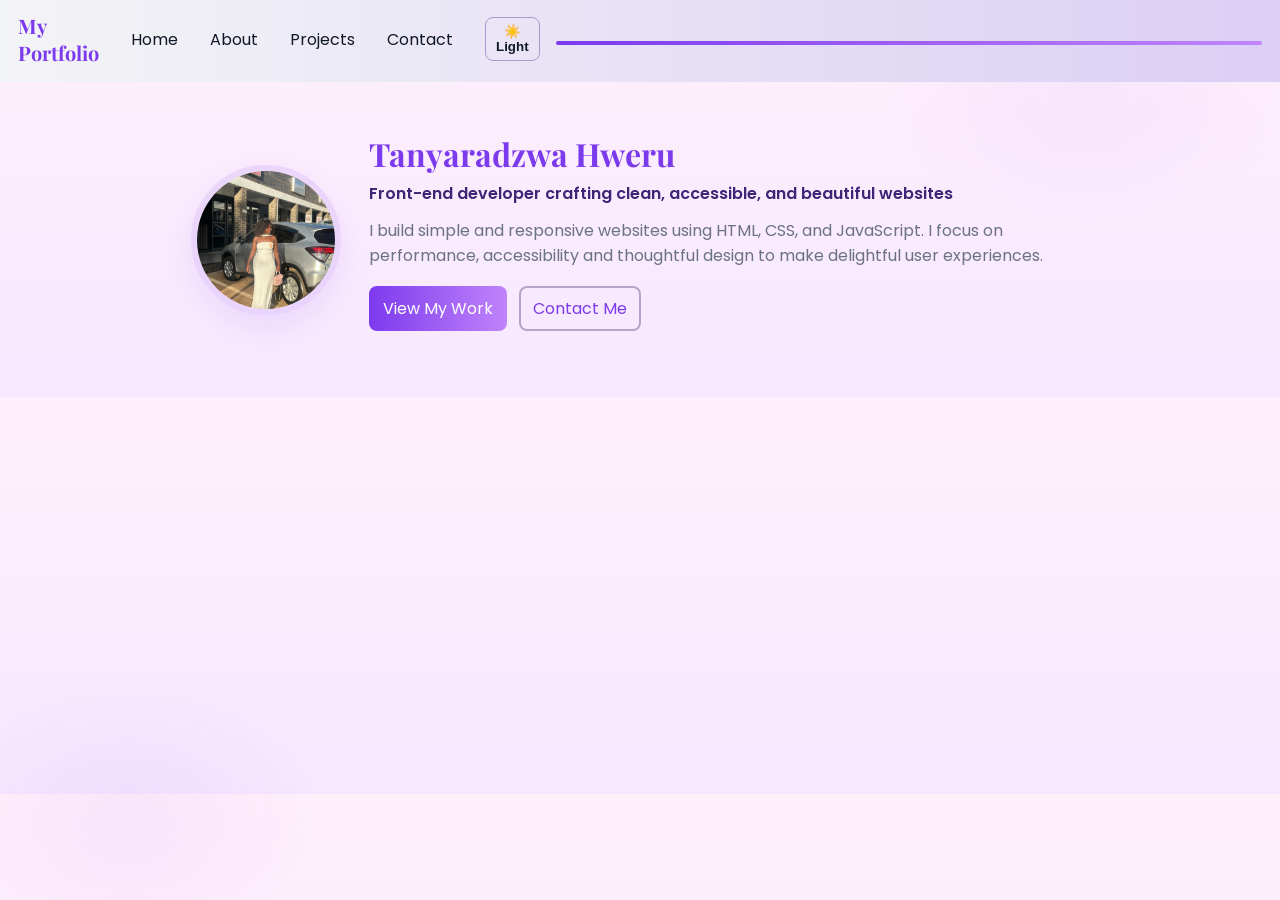
<file: index.html>
<!DOCTYPE html>
<html lang="en">
<head>
    <meta charset="UTF-8">
    <meta name="viewport" content="width=device-width, initial-scale=1.0">
    <title>My Portfolio</title>
    <link href="https://fonts.googleapis.com/css2?family=Playfair+Display:wght@400;700&family=Poppins:wght@300;400;600;700&display=swap" rel="stylesheet">
    <link rel="stylesheet" href="css/style.css">
</head>
<body>

<header>
    <nav>
        <h1>My Portfolio</h1>
        <ul>
            <li><a href="index.html">Home</a></li>
            <li><a href="about.html">About</a></li>
            <li><a href="projects.html">Projects</a></li>
            <li><a href="contact.html">Contact</a></li>
        </ul>
        <button id="theme-toggle" class="theme-toggle" aria-label="Toggle theme">☀️ Light</button>
    </nav>
</header>

<section class="hero">
    <img src="asset/profile.jpeg" alt="Profile Photo" class="profile-photo">
    <div class="hero-content">
        <h2>Tanyaradzwa Hweru</h2>
        <p class="tagline">Front-end developer crafting clean, accessible, and beautiful websites</p>
        <p class="intro">I build simple and responsive websites using HTML, CSS, and JavaScript. I focus on performance, accessibility and thoughtful design to make delightful user experiences.</p>
        <p class="hero-ctas">
            <a href="projects.html" class="btn">View My Work</a>
            <a href="contact.html" class="btn secondary">Contact Me</a>
        </p>
    </div>
</section>

<script src="js/theme.js"></script>
</body>
</html>
</file>
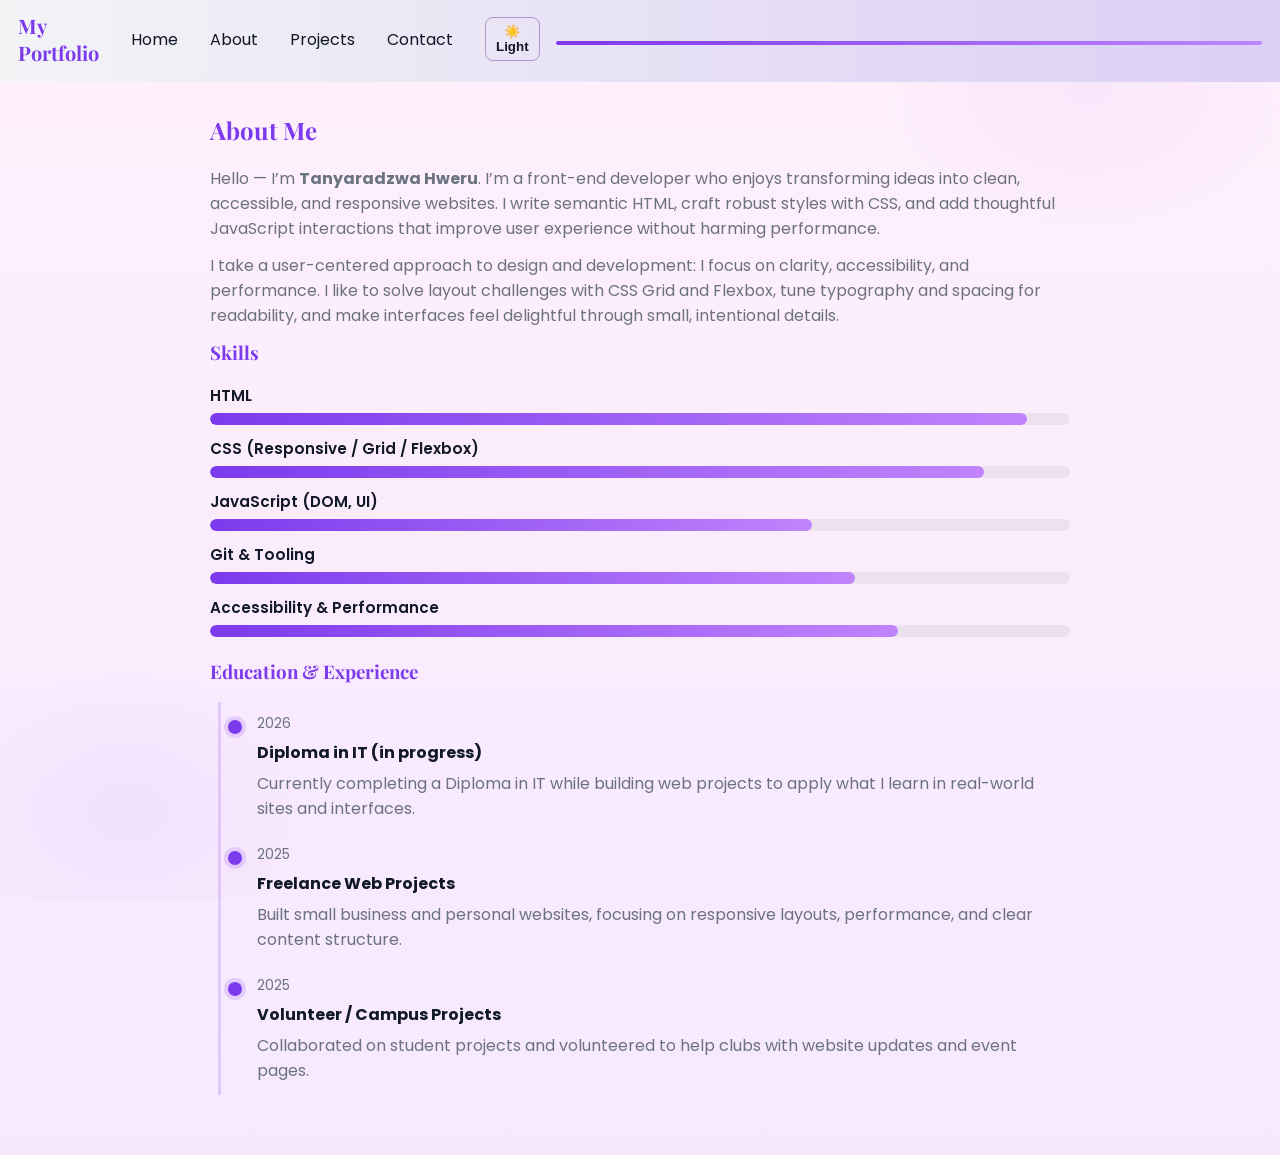
<file: about.html>
<!DOCTYPE html>
<html lang="en">
<head>
    <title>About Me</title>
    <link href="https://fonts.googleapis.com/css2?family=Playfair+Display:wght@400;700&family=Poppins:wght@300;400;600;700&display=swap" rel="stylesheet">
    <link rel="stylesheet" href="css/style.css">
</head>
<body>

<header>
    <nav>
        <h1>My Portfolio</h1>
        <ul>
            <li><a href="index.html">Home</a></li>
            <li><a href="about.html">About</a></li>
            <li><a href="projects.html">Projects</a></li>
            <li><a href="contact.html">Contact</a></li>
        </ul>
        <button id="theme-toggle" class="theme-toggle" aria-label="Toggle theme">☀️ Light</button>
    </nav>
</header>

<section class="about-section">
    <h2>About Me</h2>

    <div class="about-bio">
        <p>Hello — I’m <strong>Tanyaradzwa Hweru</strong>. I’m a front-end developer who enjoys transforming ideas into clean, accessible, and responsive websites. I write semantic HTML, craft robust styles with CSS, and add thoughtful JavaScript interactions that improve user experience without harming performance.</p>

        <p>I take a user-centered approach to design and development: I focus on clarity, accessibility, and performance. I like to solve layout challenges with CSS Grid and Flexbox, tune typography and spacing for readability, and make interfaces feel delightful through small, intentional details.</p>
    </div>

    <h3>Skills</h3>
    <div class="skills">
        <div class="skill">
            <div class="skill-name">HTML</div>
            <div class="skill-bar"><div class="skill-level" style="width: 95%"></div></div>
        </div>
        <div class="skill">
            <div class="skill-name">CSS (Responsive / Grid / Flexbox)</div>
            <div class="skill-bar"><div class="skill-level" style="width: 90%"></div></div>
        </div>
        <div class="skill">
            <div class="skill-name">JavaScript (DOM, UI)</div>
            <div class="skill-bar"><div class="skill-level" style="width: 70%"></div></div>
        </div>
        <div class="skill">
            <div class="skill-name">Git & Tooling</div>
            <div class="skill-bar"><div class="skill-level" style="width: 75%"></div></div>
        </div>
        <div class="skill">
            <div class="skill-name">Accessibility & Performance</div>
            <div class="skill-bar"><div class="skill-level" style="width: 80%"></div></div>
        </div>
    </div>

    <h3>Education & Experience</h3>
    <div class="timeline">
        <div class="timeline-item">
            <div class="timeline-date">2026</div>
            <div class="timeline-content">
                <h4>Diploma in IT (in progress)</h4>
                <p>Currently completing a Diploma in IT while building web projects to apply what I learn in real-world sites and interfaces.</p>
            </div>
        </div>

        <div class="timeline-item">
            <div class="timeline-date">2025</div>
            <div class="timeline-content">
                <h4>Freelance Web Projects</h4>
                <p>Built small business and personal websites, focusing on responsive layouts, performance, and clear content structure.</p>
            </div>
        </div>

        <div class="timeline-item">
            <div class="timeline-date">2025</div>
            <div class="timeline-content">
                <h4>Volunteer / Campus Projects</h4>
                <p>Collaborated on student projects and volunteered to help clubs with website updates and event pages.</p>
            </div>
        </div>
    </div>

</section>

<script src="js/theme.js"></script>
</body>
</html>
</file>
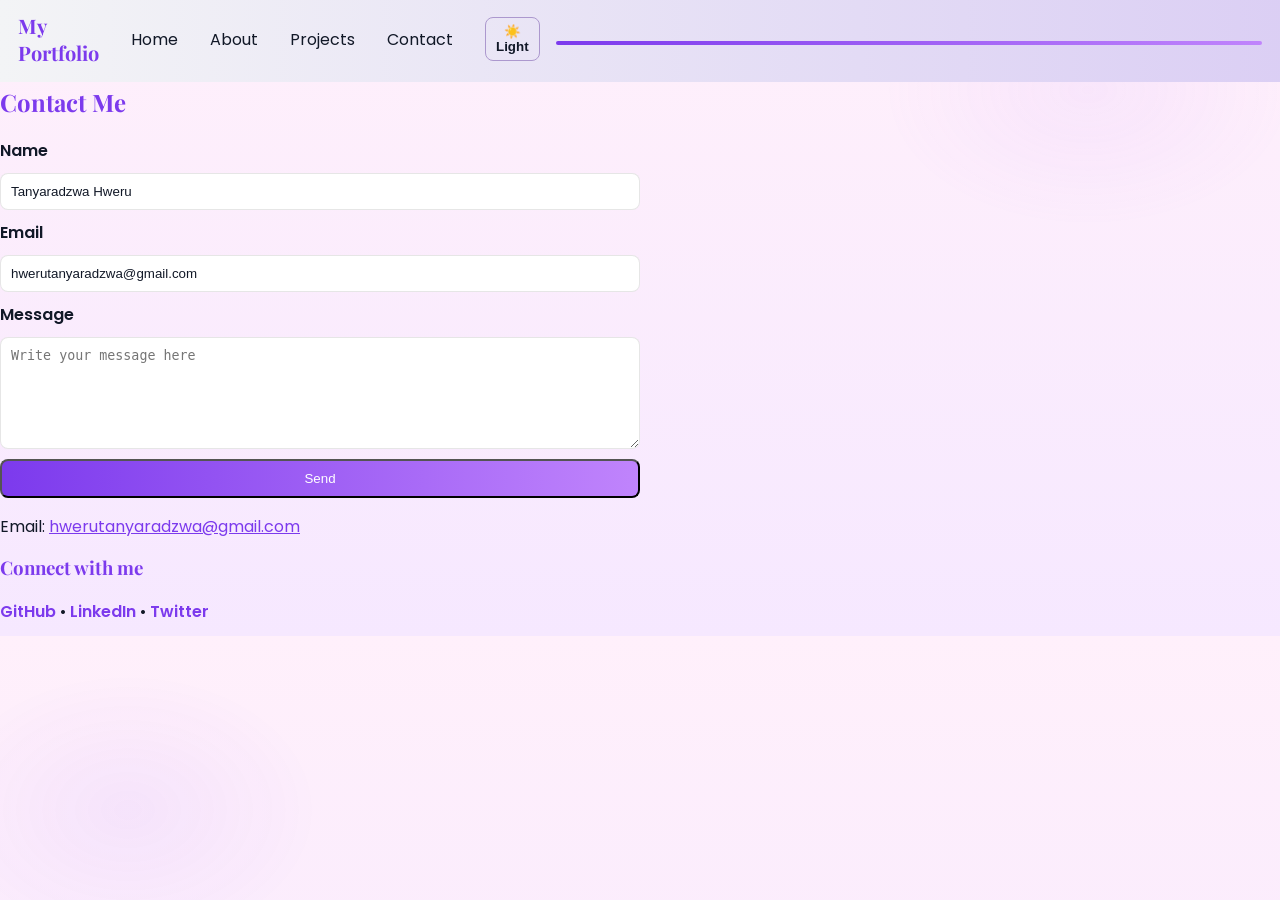
<file: contact.html>
<!DOCTYPE html>
<html lang="en">
<head>
    <title>Contact</title>
    <link href="https://fonts.googleapis.com/css2?family=Playfair+Display:wght@400;700&family=Poppins:wght@300;400;600;700&display=swap" rel="stylesheet">
    <link rel="stylesheet" href="css/style.css">
</head>
<body>

<header>
    <nav>
        <h1>My Portfolio</h1>
        <ul>
            <li><a href="index.html">Home</a></li>
            <li><a href="about.html">About</a></li>
            <li><a href="projects.html">Projects</a></li>
            <li><a href="contact.html">Contact</a></li>
        </ul>
        <button id="theme-toggle" class="theme-toggle" aria-label="Toggle theme">☀️ Light</button>
    </nav>
</header>

<section>
    <h2>Contact Me</h2>

    <form id="contact-form" action="mailto:hwerutanyaradzwa@gmail.com" method="post" enctype="text/plain">
        <label for="name">Name</label>
        <input id="name" name="name" type="text" placeholder="Your name" value="Tanyaradzwa Hweru" required minlength="2">

        <label for="email">Email</label>
        <input id="email" name="email" type="email" placeholder="you@example.com" value="hwerutanyaradzwa@gmail.com" required>

        <label for="message">Message</label>
        <textarea id="message" name="message" placeholder="Write your message here" required minlength="10" rows="6"></textarea>

        <button type="submit" class="btn">Send</button>
    </form>

    <p>Email: <a href="mailto:hwerutanyaradzwa@gmail.com">hwerutanyaradzwa@gmail.com</a></p>

    <h3>Connect with me</h3>
    <p class="social-links">
        <a href="https://github.com/hwerutanyaradzwa" target="_blank" rel="noopener">GitHub</a> •
        <a href="https://www.linkedin.com/in/hwerutanyaradzwa" target="_blank" rel="noopener">LinkedIn</a> •
        <a href="https://twitter.com/hwerutanyaradzwa" target="_blank" rel="noopener">Twitter</a>
    </p>

</section>

<script src="js/theme.js"></script>
</body>
</html>
</file>
<file: css/style.css>
:root {
    /* Light theme (defaults) */
    /* warmer girly pastel that blends nicely with purple (soft blush-lavender) */
    --bg: #FFF0FB; /* soft blush */
    --bg-accent: #F6E8FF; /* lavender blend */
    --text: #111827;
    --nav-bg: #f3f4f6;
    --nav-text: #111827;
    --accent: #7C3AED; /* primary purple accent */
    --accent-2: #C084FC; /* softer lavender */
    --card-bg: #ffffff;
    --muted: #6b7280;
    --silver: #c0c0c0;
}

[data-theme="dark"] {
    /* Dark theme overrides - fully dark background */
    --bg: #000000; /* pure black for fully dark background */
    --bg-accent: #000000;
    --text: #f5f5f7;
    --nav-bg: #000000;
    --nav-text: #e6e7ea;
    --accent: #9b59b6; /* softer purple accent for highlights */
    --accent-2: #5e3aa8;
    --card-bg: #070708; /* very dark card background */
    --muted: #bfc0c5;
    --silver: #6e6e76;
}

/* Global */
* { box-sizing: border-box; }
body {
    font-family: 'Poppins', system-ui, -apple-system, "Segoe UI", Roboto, "Helvetica Neue", sans-serif;
    margin: 0;
    /* gentle vertical gradient using the purple variables */
    background: linear-gradient(180deg, var(--bg) 0%, var(--bg-accent) 100%);
    color: var(--text);
    transition: background-color 200ms ease, color 200ms ease;
}

/* Navigation */
nav {
    display: flex;
    align-items: center;
    gap: 16px;
    justify-content: space-between;
    background: linear-gradient(90deg, var(--nav-bg), color-mix(in srgb, var(--nav-bg) 80%, var(--accent) 20%));
    color: var(--nav-text);
    padding: 12px 18px;
}

nav h1 { margin: 0; font-size: 1.25rem; }

nav ul {
    display: flex;
    list-style: none;
    margin: 0;
    padding: 0;
}

nav ul li { margin: 0 8px; }

nav a {
    color: var(--nav-text);
    text-decoration: none;
    padding: 6px 8px;
    border-radius: 6px;
}

nav a:hover { background: color-mix(in srgb, var(--accent) 12%, transparent); color: white; }

/* decorative accent under the nav */
nav { border-bottom: 4px solid transparent; }
nav::after {
    content: '';
    height: 4px;
    display: block;
    width: 100%;
    background: linear-gradient(90deg, var(--accent), var(--accent-2));
    margin-top: 8px;
    border-radius: 4px;
}

/* Theme toggle button */
.theme-toggle {
    border: 1px solid color-mix(in srgb, var(--accent) 30%, var(--silver) 70%);
    background: transparent;
    color: var(--nav-text);
    padding: 6px 10px;
    border-radius: 8px;
    cursor: pointer;
    font-weight: 600;
}

.theme-toggle:hover { background: color-mix(in srgb, var(--accent) 8%, transparent); }

.hero { text-align: center; padding: 50px; }
.hero { display: flex; align-items: center; gap: 28px; padding: 50px; justify-content: center; }
.hero img, .profile-photo { width: 150px; height: 150px; object-fit: cover; border-radius: 50%; }
.profile-photo { border: 6px solid rgba(124,58,237,0.12); box-shadow: 0 12px 30px rgba(124,58,237,0.10); }

.hero-content { max-width: 720px; text-align: left; }
.hero-content h2 { margin: 0 0 6px 0; font-size: 2rem; }
.tagline { margin: 0 0 12px 0; color: color-mix(in srgb, var(--accent) 40%, var(--text)); font-weight: 600; }
.intro { margin: 0 0 18px 0; color: var(--muted); }
.hero-ctas { display: flex; gap: 12px; align-items: center; }

.btn.secondary { background: transparent; color: var(--accent); border: 2px solid color-mix(in srgb, var(--accent) 20%, var(--silver)); padding: 8px 12px; }
.btn.secondary:hover { background: color-mix(in srgb, var(--accent) 10%, transparent); color: white; }

.btn {
    background: linear-gradient(90deg, var(--accent), var(--accent-2));
    color: white;
    padding: 10px 14px;
    text-decoration: none;
    border-radius: 8px;
    display: inline-block;
}

.grid {
    display: grid;
    grid-template-columns: repeat(auto-fit, minmax(200px, 1fr));
    gap: 20px;
    padding: 20px;
}

.card {
    /* slight purple tint to cards so they feel part of the theme */
    background: color-mix(in srgb, var(--accent-2) 6%, var(--card-bg));
    border: 1px solid color-mix(in srgb, var(--silver) 18%, transparent);
    padding: 20px;
    border-radius: 12px;
    box-shadow: 0 10px 24px rgba(124,58,237,0.06);
    transition: transform 160ms ease, box-shadow 160ms ease;
}

.card:hover { transform: translateY(-6px); box-shadow: 0 18px 36px rgba(0,0,0,0.12); }

/* utility */
.muted { color: var(--muted); }

/* headings and accents */
h1, h2, h3 {
    font-family: 'Playfair Display', serif;
    color: var(--accent);
    margin-top: 0.25rem;
}

a { color: var(--accent); }

/* subtle page background using purple whisper */

body::before {
        content: '';
        position: fixed;
        inset: 0;
        /* larger, softer purple decorative shapes for a more obvious purple background */
        background:
            radial-gradient(600px 400px at 85% 10%, color-mix(in srgb, var(--accent-2) 18%, transparent), transparent 35%),
            radial-gradient(500px 360px at 10% 90%, color-mix(in srgb, var(--accent) 12%, transparent), transparent 40%);
        pointer-events: none;
        z-index: 0;
        opacity: 0.45;
}

/* when dark theme is active hide decorative background so it's fully dark */
[data-theme="dark"] body::before {
    display: none;
    opacity: 0;
}

/* remove the purple underline in nav for dark theme to keep it clean */
[data-theme="dark"] nav::after {
    background: linear-gradient(90deg, var(--nav-bg), var(--nav-bg));
}

/* slightly darker card shadows and cleaner borders in dark mode */
[data-theme="dark"] .card {
    background: var(--card-bg);
    box-shadow: 0 6px 18px rgba(0,0,0,0.6);
    border: 1px solid color-mix(in srgb, var(--silver) 10%, transparent);
}

/* ensure content sits above decorative layer */
header, section, .grid, .card { position: relative; z-index: 1; }

/* About page styles */
.about-section { padding: 28px 20px 60px 20px; max-width: 900px; margin: 0 auto; }
.about-bio p { margin: 0 0 12px 0; color: var(--muted); }

/* Contact form styles */
.contact-links, .social-links { margin: 12px 0; }
form#contact-form { display: grid; gap: 10px; max-width: 640px; }
form#contact-form label { font-weight: 600; color: var(--text); }
form#contact-form input[type="text"], form#contact-form input[type="email"], form#contact-form textarea { padding: 10px; border-radius: 8px; border: 1px solid color-mix(in srgb, var(--silver) 40%, transparent); background: color-mix(in srgb, var(--card-bg) 98%, transparent); color: var(--text); }
form#contact-form input:focus, form#contact-form textarea:focus { outline: none; box-shadow: 0 6px 18px color-mix(in srgb, var(--accent) 12%, transparent); border-color: var(--accent); }
.social-links a { color: var(--accent); text-decoration: none; font-weight: 600; }
.social-links a:hover { text-decoration: underline; }

.skills { display: grid; gap: 12px; margin: 12px 0 22px 0; }
.skill { display: grid; gap: 6px; }
.skill-name { font-weight: 600; color: var(--text); font-size: 0.95rem; }
.skill-bar { background: color-mix(in srgb, var(--silver) 25%, transparent); height: 12px; border-radius: 999px; overflow: hidden; }
.skill-level { height: 100%; background: linear-gradient(90deg, var(--accent), var(--accent-2)); border-radius: 999px; transition: width 500ms ease; }

.timeline { border-left: 3px solid color-mix(in srgb, var(--accent) 18%, transparent); margin-left: 8px; padding-left: 18px; }
.timeline-item { position: relative; padding: 12px 0 12px 18px; }
.timeline-item::before { content: ''; position: absolute; left: -11px; top: 18px; width: 14px; height: 14px; border-radius: 50%; background: var(--accent); box-shadow: 0 0 0 4px color-mix(in srgb, var(--accent) 16%, transparent); }
.timeline-date { font-size: 0.85rem; color: var(--muted); margin-bottom: 6px; }
.timeline-content h4 { margin: 0 0 6px 0; font-size: 1rem; }
.timeline-content p { margin: 0; color: var(--muted); }

@media (max-width: 600px) {
    .about-section { padding: 16px; }
    .skill-bar { height: 10px; }
}

/* small screens */
@media (max-width: 600px) {
    nav { flex-wrap: wrap; gap: 8px; }
    .grid { padding: 12px; }
    .hero { flex-direction: column; padding: 28px; }
    .hero-content { text-align: center; }
    .hero-ctas { justify-content: center; }
}

/* Project cards */
.project-thumb { width: 100%; height: 150px; object-fit: cover; border-radius: 8px; margin-bottom: 12px; }
.project-card h3 { margin-top: 0.5rem; }
.project-actions { margin-top: 12px; display: flex; gap: 8px; }
.project-actions .btn.secondary { border-color: color-mix(in srgb, var(--accent) 20%, var(--silver)); }

/* ensure grid uses CSS Grid (already in .grid) and cards stretch */
.grid { align-items: start; }
</file>
